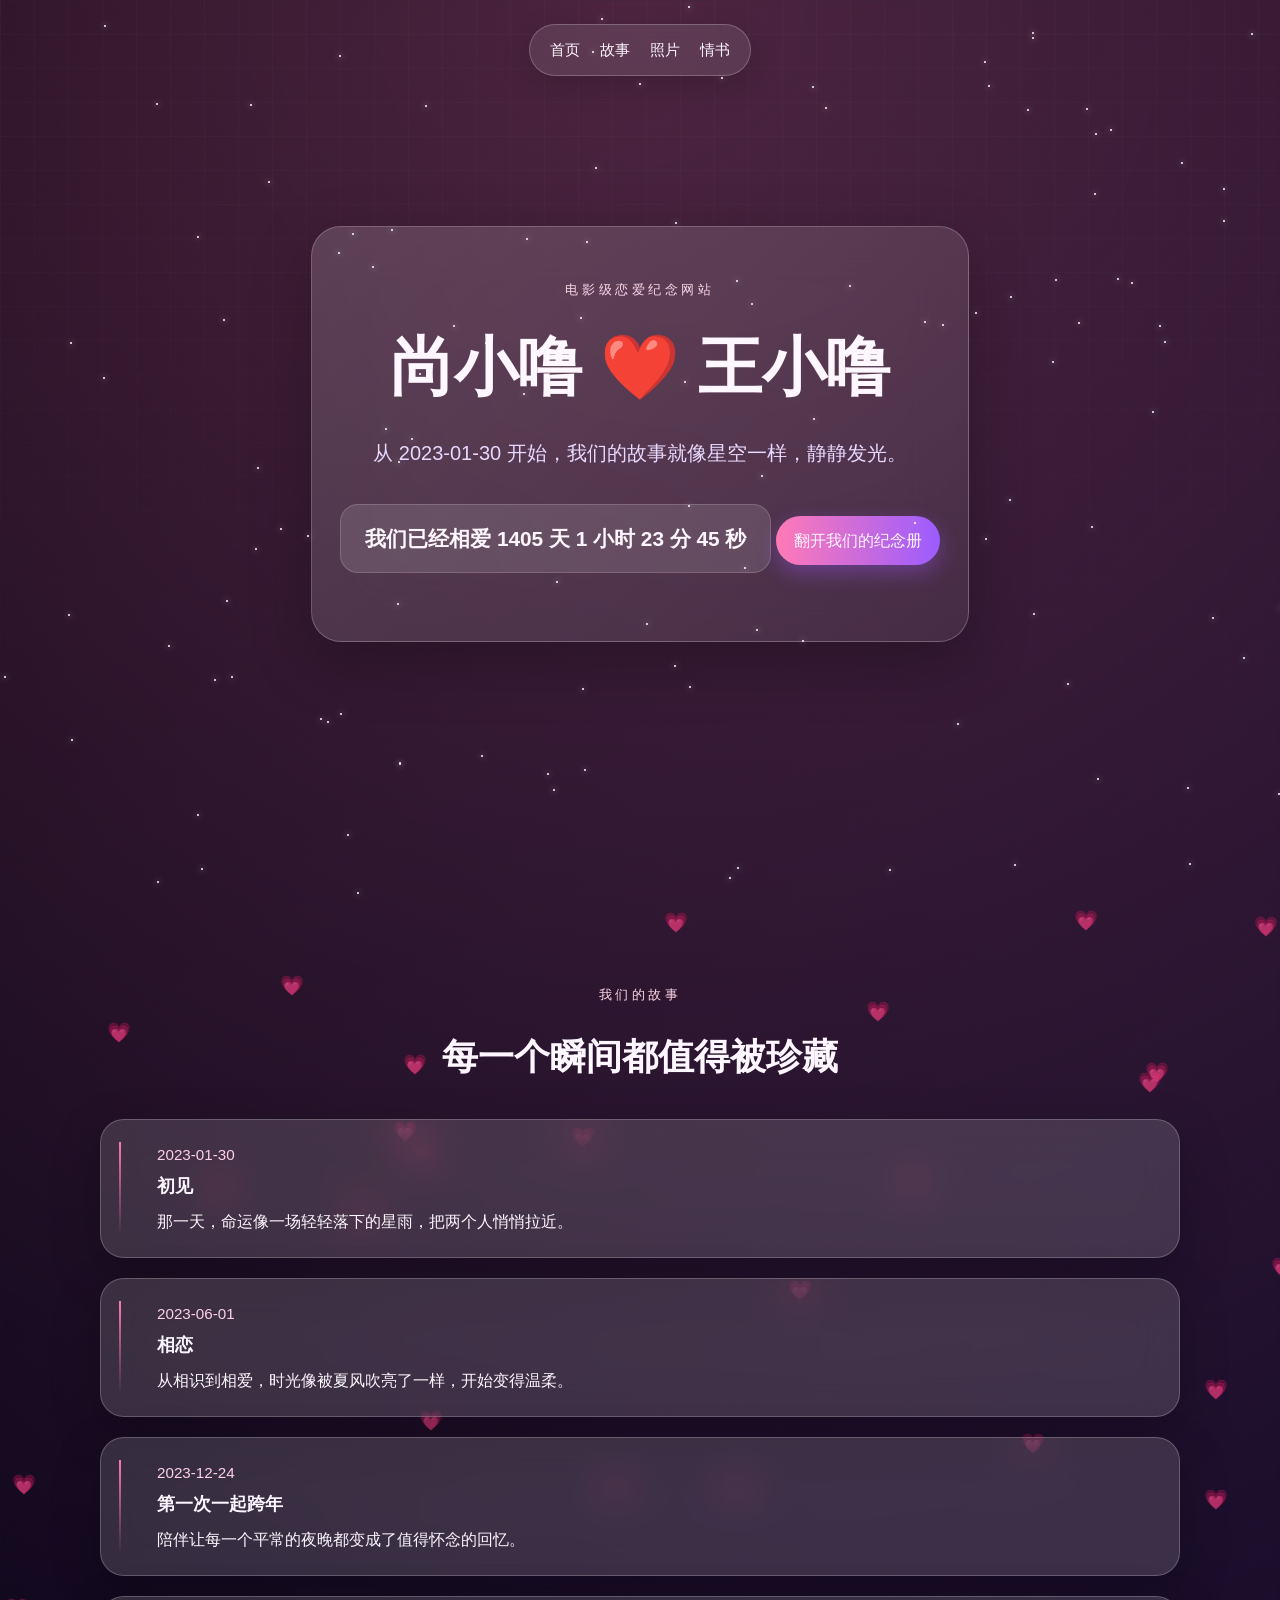
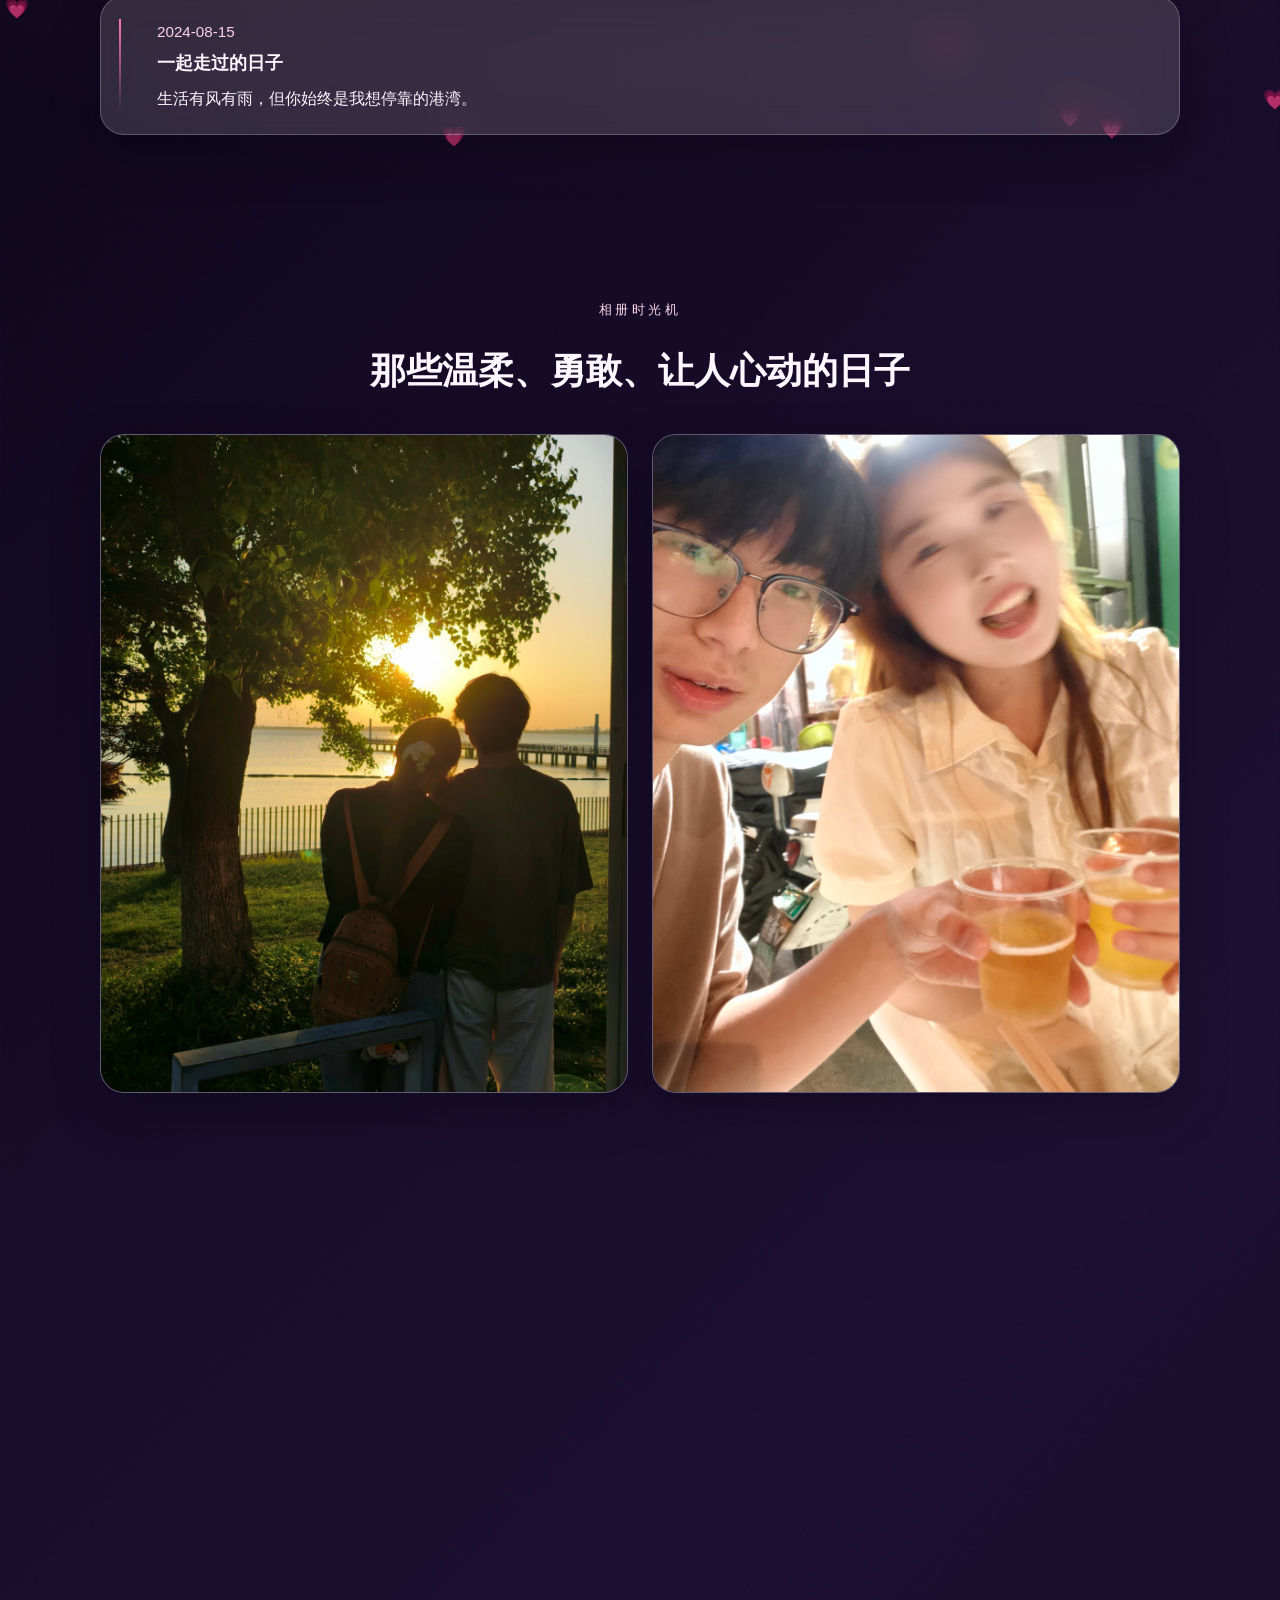
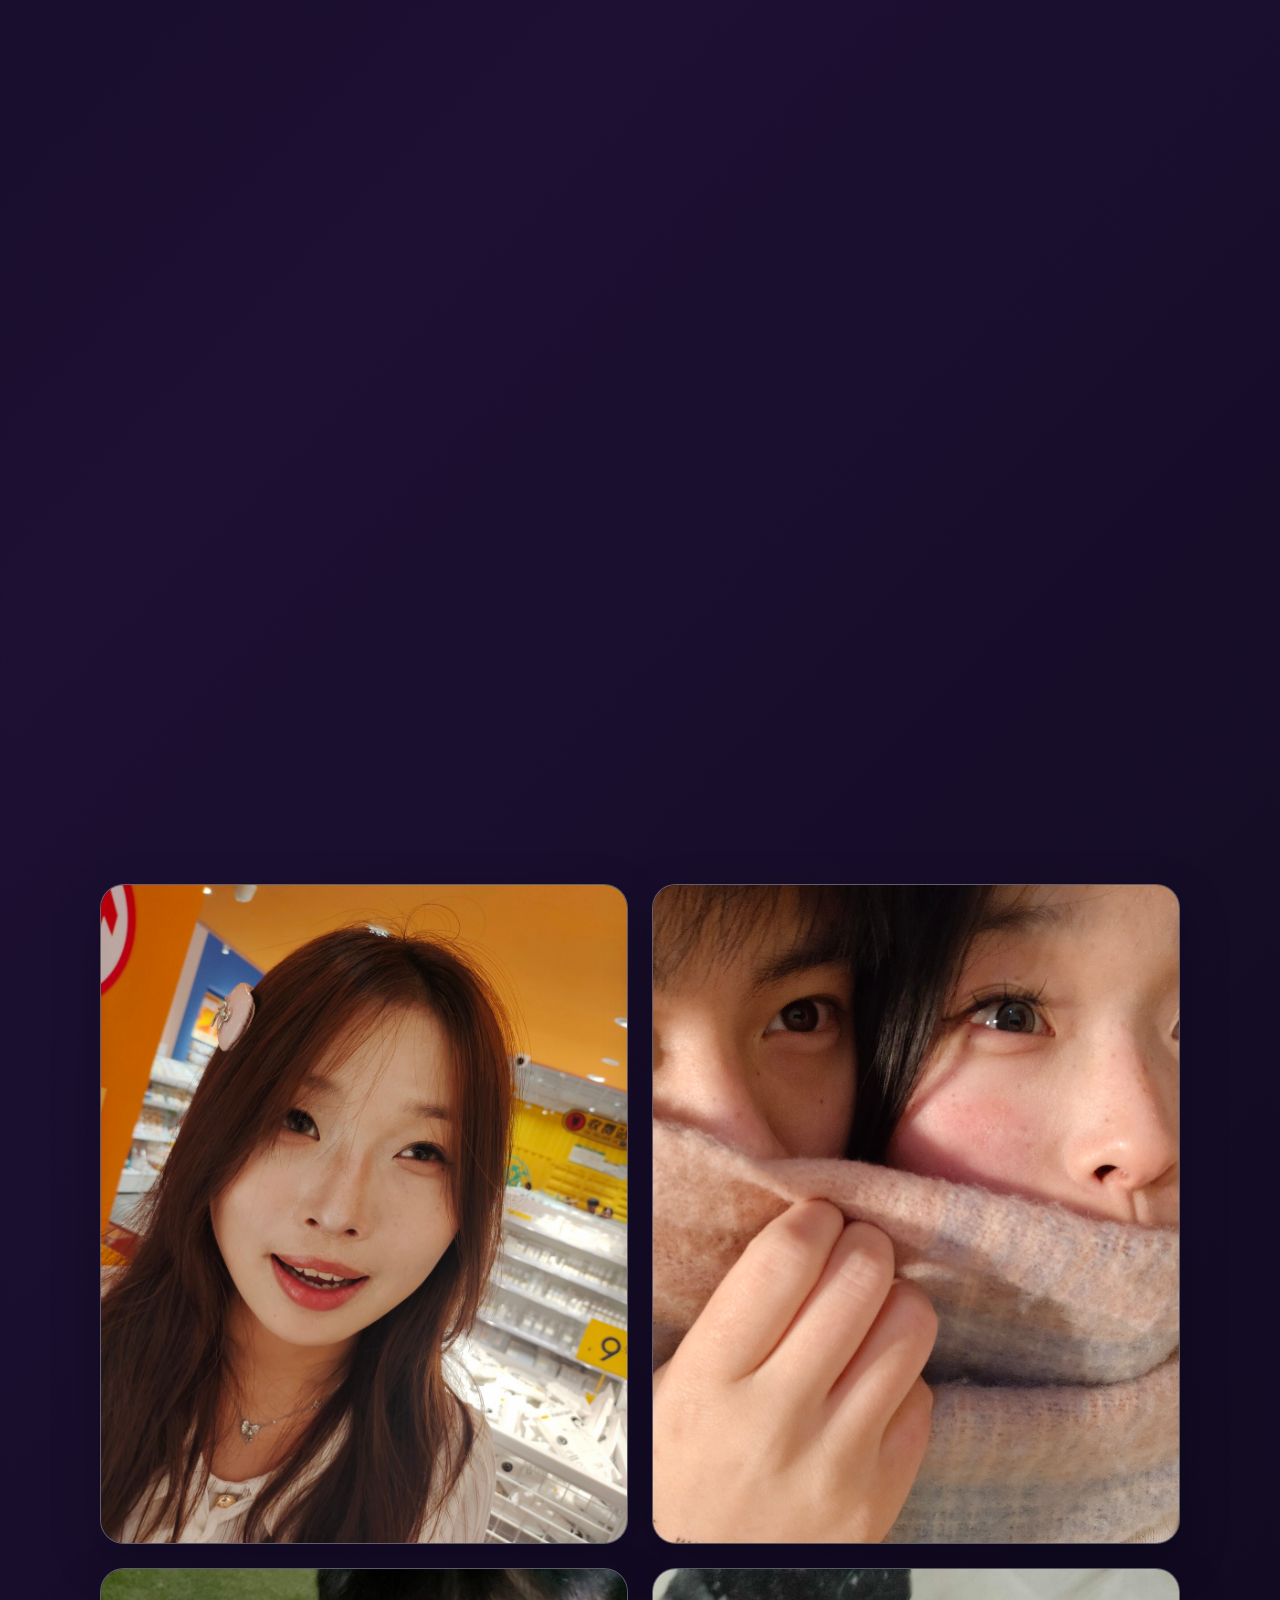
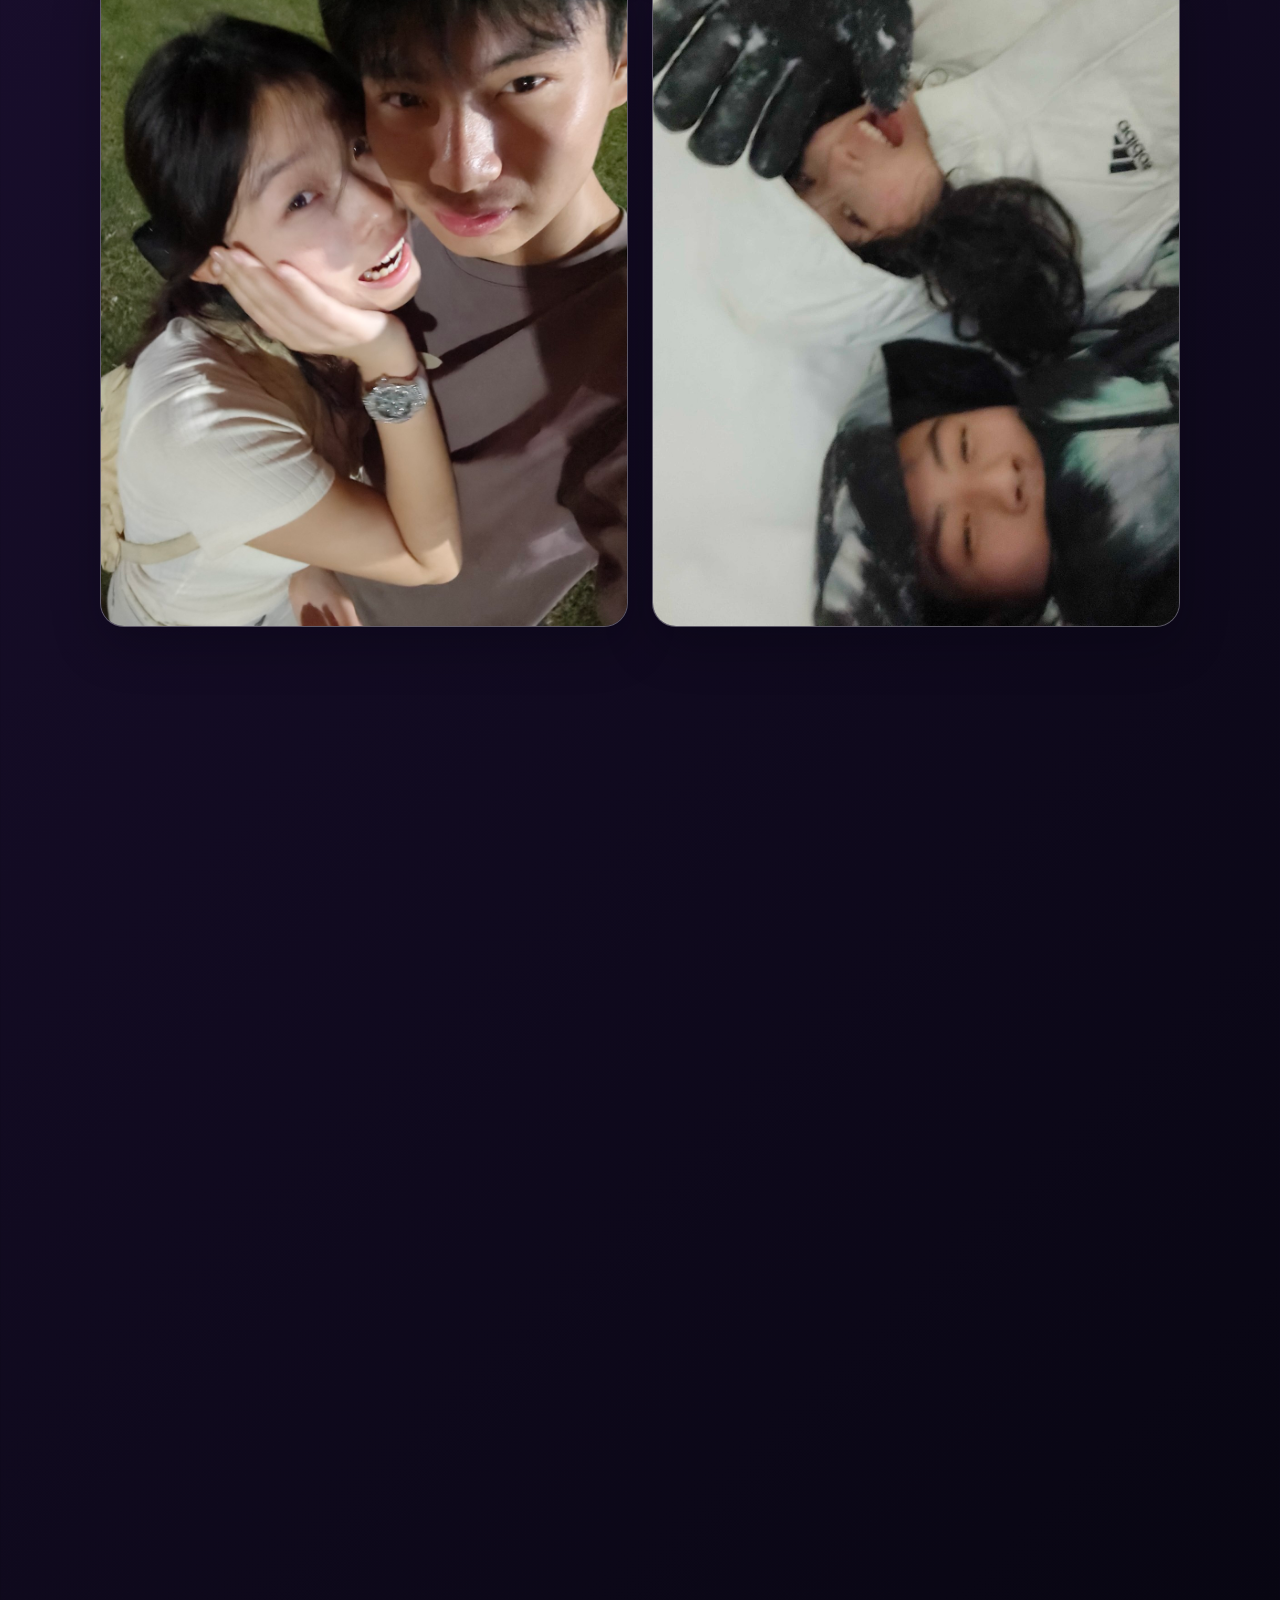
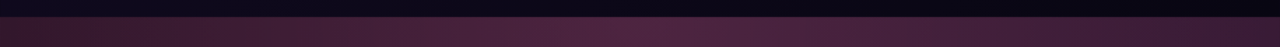
<file: index.html>
<!DOCTYPE html>
<html lang="zh-CN">
<head>
  <meta charset="UTF-8">
  <meta name="viewport" content="width=device-width, initial-scale=1.0">
  <meta name="theme-color" content="#1b1037">
  <title>《尚小噜 ❤️ 王小噜》</title>
  <link rel="stylesheet" href="style.css">
</head>
<body>
  <div id="stars"></div>
  <div id="heart-particles"></div>
  <div id="sakura-layer"></div>
  <div id="fireworks-layer"></div>
  <div id="ribbon-layer"></div>

  <header class="hero" id="home">
    <nav class="top-nav">
      <a href="#home">首页</a>
      <a href="#story">故事</a>
      <a href="#gallery">照片</a>
      <a href="#letter">情书</a>
    </nav>

    <div class="hero-content reveal">
      <p class="eyebrow">电影级恋爱纪念网站</p>
      <h1>尚小噜 ❤️ 王小噜</h1>
      <p class="subtitle">从 2023-01-30 开始，我们的故事就像星空一样，静静发光。</p>
      <div class="countdown-card">
        <h2 id="loveCountdown">我们已经相爱 000 天 00 小时 00 分 00 秒</h2>
      </div>
      <a class="scroll-link" href="#story">翻开我们的纪念册</a>
    </div>
  </header>

  <main>
    <section class="story-section reveal" id="story">
      <div class="section-heading">
        <p class="eyebrow">我们的故事</p>
        <h2>每一个瞬间都值得被珍藏</h2>
      </div>
      <div class="timeline" id="timeline"></div>
    </section>

    <section class="gallery-section reveal" id="gallery">
      <div class="section-heading">
        <p class="eyebrow">相册时光机</p>
        <h2>那些温柔、勇敢、让人心动的日子</h2>
      </div>
      <div class="photo-wall" id="photoWall"></div>
    </section>

    <section class="letter-section reveal" id="letter">
      <div class="letter-card">
        <p class="eyebrow">致王小噜</p>
        <h2>给你的一封情书</h2>
        <p>王小噜，</p>
        <p>如果把所有喜欢都藏进一句话里，那就是：我想陪你走过每一个晴天和阴天。你是我见过最温柔、最让人想靠近的人，也是我最想认真珍惜的人。谢谢你出现在我的生命里，让平凡的日子也变得像电影一样，光亮而动人。</p>
        <p>愿我们以后依旧手牵手走过山海，也愿你永远知道，我对你的喜欢，从未减轻，反而越来越深。你是我心里最柔软的秘密，也是我最想守护的未来。</p>
        <p>爱你，直到漫天星辰都替我们发光。</p>
        <p class="signature">—— 尚小噜</p>
      </div>
    </section>

    <section class="ending-section reveal" id="ending">
      <div class="ending-card">
        <p class="final-line">其实，这个网站是尚小噜亲手做给王小噜的。</p>
        <div class="button-group">
          <button class="choice-btn good" id="btnGood">超级厉害</button>
          <button class="choice-btn normal" id="btnNormal">一般般</button>
        </div>
      </div>
    </section>
  </main>

  <div class="modal" id="photoModal" aria-hidden="true">
    <div class="modal-backdrop" data-close="true"></div>
    <div class="modal-content">
      <button class="modal-close" id="modalClose" aria-label="关闭">×</button>
      <img id="modalImage" alt="放大的照片">
    </div>
  </div>

  <script src="script.js"></script>
</body>
</html>
</file>
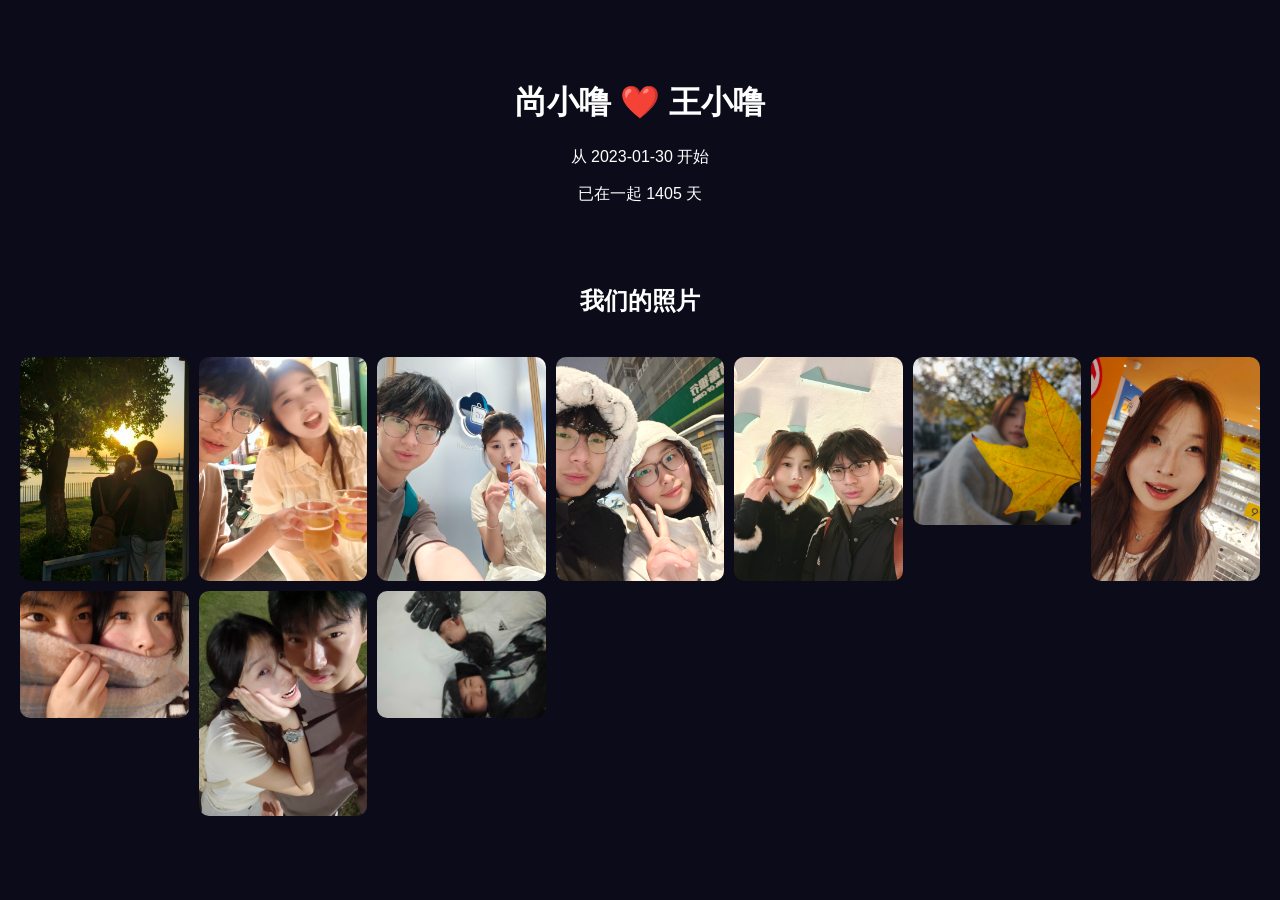
<file: images/index.html>
<!doctype html>
<html>
<head>
<meta charset="utf-8">
<meta name="viewport" content="width=device-width,initial-scale=1">
<title>尚小噜 ❤️ 王小噜</title>
<link rel="stylesheet" href="style.css">
</head>
<body>
<div class="hero">
<h1>尚小噜 ❤️ 王小噜</h1>
<p>从 2023-01-30 开始</p>
<div id="counter"></div>
</div>

<h2>我们的照片</h2>
<div class="grid" id="grid"></div>

<script src="script.js"></script>
</body>
</html>
</file>
<file: style.css>
:root {
  --bg: #090311;
  --panel: rgba(255, 255, 255, 0.14);
  --panel-strong: rgba(255, 255, 255, 0.24);
  --text: #fef7ff;
  --muted: #e8d9ff;
  --pink: #ff7ab6;
  --purple: #9b5cff;
  --line: rgba(255, 255, 255, 0.22);
}

* {
  margin: 0;
  padding: 0;
  box-sizing: border-box;
}

html {
  scroll-behavior: smooth;
}

body {
  font-family: "Noto Sans SC", "Microsoft YaHei", sans-serif;
  color: var(--text);
  line-height: 1.7;
  overflow-x: hidden;
  background:
    radial-gradient(circle at top, rgba(255, 122, 182, 0.28), transparent 28%),
    linear-gradient(135deg, #05010d 0%, #1d1033 50%, #080612 100%);
  min-height: 100vh;
}

body::before {
  content: "";
  position: fixed;
  inset: 0;
  background-image: linear-gradient(rgba(255,255,255,0.035) 1px, transparent 1px), linear-gradient(90deg, rgba(255,255,255,0.035) 1px, transparent 1px);
  background-size: 34px 34px;
  mask-image: linear-gradient(to bottom, rgba(0,0,0,0.65), transparent);
  pointer-events: none;
}

main {
  position: relative;
  z-index: 2;
}

#stars,
#heart-particles,
#sakura-layer,
#fireworks-layer,
#ribbon-layer {
  position: fixed;
  inset: 0;
  pointer-events: none;
  z-index: 1;
}

#stars span {
  position: absolute;
  display: block;
  width: 2px;
  height: 2px;
  background: #fff;
  border-radius: 50%;
  box-shadow: 0 0 6px rgba(255,255,255,0.9);
  animation: twinkle 3s infinite ease-in-out;
}

@keyframes twinkle {
  0%, 100% { opacity: 0.2; transform: scale(0.8); }
  50% { opacity: 1; transform: scale(1.2); }
}

.heart-particle {
  position: absolute;
  font-size: 1.2rem;
  animation: drift 8s linear infinite;
  opacity: 0.75;
}

@keyframes drift {
  0% { transform: translate3d(0, 0, 0) scale(0.7); opacity: 0; }
  20% { opacity: 0.9; }
  100% { transform: translate3d(0, -110vh, 0) scale(1.3); opacity: 0; }
}

.sakura {
  position: absolute;
  top: -20px;
  width: 12px;
  height: 12px;
  background: radial-gradient(circle at 30% 30%, #ffe3ee 0%, #ff9ec4 60%, #ff6fa8 100%);
  border-radius: 0 100% 0 100%;
  opacity: 0.85;
  animation: fall linear infinite;
}

@keyframes fall {
  0% { transform: translate3d(0, 0, 0) rotate(0deg); }
  100% { transform: translate3d(10px, 110vh, 0) rotate(720deg); }
}

.hero {
  min-height: 100vh;
  display: flex;
  flex-direction: column;
  justify-content: center;
  align-items: center;
  position: relative;
  padding: 28px 20px 60px;
}

.top-nav {
  position: absolute;
  top: 24px;
  display: flex;
  gap: 20px;
  padding: 12px 20px;
  border: 1px solid var(--line);
  background: rgba(255, 255, 255, 0.1);
  border-radius: 999px;
  backdrop-filter: blur(14px);
  box-shadow: 0 10px 30px rgba(0, 0, 0, 0.16);
}

.top-nav a {
  color: var(--text);
  text-decoration: none;
  font-size: 0.95rem;
}

.hero-content {
  text-align: center;
  max-width: 920px;
  padding: 48px 28px;
  border: 1px solid var(--line);
  border-radius: 30px;
  background: linear-gradient(135deg, rgba(255,255,255,0.16), rgba(255,255,255,0.08));
  backdrop-filter: blur(28px);
  box-shadow: 0 20px 60px rgba(0, 0, 0, 0.26);
}

.eyebrow {
  display: inline-block;
  margin-bottom: 12px;
  letter-spacing: 0.28em;
  text-transform: uppercase;
  font-size: 0.8rem;
  color: #ffd8e8;
}

.hero h1 {
  font-size: clamp(2.2rem, 5vw, 4.2rem);
  margin-bottom: 14px;
  font-weight: 800;
}

.subtitle {
  font-size: clamp(1rem, 2.3vw, 1.25rem);
  color: var(--muted);
  margin-bottom: 24px;
}

.countdown-card {
  display: inline-block;
  padding: 16px 24px;
  border-radius: 18px;
  background: rgba(255,255,255,0.12);
  border: 1px solid rgba(255,255,255,0.16);
  margin: 10px 0 20px;
}

.countdown-card h2 {
  font-size: clamp(1rem, 2vw, 1.3rem);
}

.scroll-link {
  display: inline-block;
  color: var(--text);
  text-decoration: none;
  padding: 11px 18px;
  border-radius: 999px;
  background: linear-gradient(90deg, var(--pink), var(--purple));
  box-shadow: 0 8px 20px rgba(155, 92, 255, 0.35);
}

.story-section,
.gallery-section,
.letter-section,
.ending-section {
  padding: 80px 20px;
  max-width: 1120px;
  margin: 0 auto;
}

.section-heading {
  text-align: center;
  margin-bottom: 32px;
}

.section-heading h2 {
  font-size: clamp(1.5rem, 3vw, 2.25rem);
  margin-top: 8px;
}

.timeline {
  display: grid;
  gap: 20px;
}

.timeline-item,
.photo-card,
.letter-card,
.ending-card {
  border: 1px solid var(--line);
  background: var(--panel);
  border-radius: 24px;
  box-shadow: 0 18px 48px rgba(3, 1, 10, 0.28);
  backdrop-filter: blur(20px);
}

.timeline-item {
  padding: 22px 24px;
  position: relative;
}

.timeline-item::before {
  content: "";
  position: absolute;
  left: 18px;
  top: 22px;
  bottom: 22px;
  width: 2px;
  background: linear-gradient(to bottom, var(--pink), transparent);
}

.timeline-item .item-content {
  margin-left: 32px;
}

.timeline-item .date {
  font-size: 0.95rem;
  color: #ffd1e8;
  margin-bottom: 4px;
}

.timeline-item h3 {
  font-size: 1.1rem;
  margin-bottom: 6px;
}

.photo-wall {
  display: grid;
  grid-template-columns: repeat(2, minmax(0, 1fr));
  gap: 24px;
}

.photo-card {
  overflow: hidden;
  cursor: pointer;
  transition: transform 0.3s ease, box-shadow 0.3s ease;
}

.photo-card:hover {
  transform: translateY(-6px);
  box-shadow: 0 24px 48px rgba(0, 0, 0, 0.34);
}

.photo-card img {
  display: block;
  width: 100%;
  aspect-ratio: 4 / 5;
  object-fit: cover;
}

.letter-card,
.ending-card {
  padding: 32px;
}

.letter-card p {
  margin-bottom: 12px;
  color: var(--muted);
}

.signature {
  text-align: right;
  font-weight: 700;
  color: #fff;
  margin-top: 18px;
}

.ending-card {
  text-align: center;
}

.final-line {
  font-size: clamp(1.15rem, 2.4vw, 1.6rem);
  margin-bottom: 24px;
}

.button-group {
  position: relative;
  min-height: 56px;
  display: flex;
  justify-content: center;
  gap: 16px;
  flex-wrap: wrap;
}

.choice-btn {
  border: none;
  border-radius: 999px;
  padding: 12px 22px;
  font-size: 1rem;
  color: #fff;
  cursor: pointer;
  transition: transform 0.25s ease, box-shadow 0.25s ease;
}

.choice-btn:hover {
  transform: translateY(-2px);
}

.choice-btn.good {
  background: linear-gradient(90deg, var(--pink), #ff5d91);
  box-shadow: 0 10px 26px rgba(255, 122, 182, 0.3);
}

.choice-btn.normal {
  background: linear-gradient(90deg, #8f6fff, var(--purple));
  box-shadow: 0 10px 26px rgba(155, 92, 255, 0.3);
}

.reveal {
  opacity: 0;
  transform: translateY(30px);
  transition: opacity 0.8s ease, transform 0.8s ease;
}

.reveal.visible {
  opacity: 1;
  transform: translateY(0);
}

.modal {
  position: fixed;
  inset: 0;
  display: none;
  align-items: center;
  justify-content: center;
  z-index: 20;
  padding: 24px;
}

.modal.active {
  display: flex;
}

.modal-backdrop {
  position: absolute;
  inset: 0;
  background: rgba(3, 1, 10, 0.86);
  backdrop-filter: blur(8px);
}

.modal-content {
  position: relative;
  max-width: min(800px, 100%);
  width: 100%;
  padding: 16px;
  border-radius: 24px;
  background: rgba(255,255,255,0.16);
  border: 1px solid rgba(255,255,255,0.2);
  box-shadow: 0 20px 60px rgba(0, 0, 0, 0.36);
}

.modal-content img {
  display: block;
  width: 100%;
  max-height: 78vh;
  object-fit: contain;
  border-radius: 18px;
}

.modal-close {
  position: absolute;
  top: 10px;
  right: 10px;
  border: none;
  width: 38px;
  height: 38px;
  border-radius: 50%;
  font-size: 1.2rem;
  cursor: pointer;
  color: #fff;
  background: rgba(0,0,0,0.35);
}

.firework {
  position: absolute;
  width: 7px;
  height: 7px;
  border-radius: 50%;
  pointer-events: none;
  animation: burst 1.2s ease-out forwards;
}

@keyframes burst {
  0% { transform: scale(0.5); opacity: 1; }
  100% { transform: scale(24); opacity: 0; }
}

.ribbon-piece {
  position: absolute;
  width: 6px;
  height: 130px;
  background: linear-gradient(180deg, #fff, var(--pink));
  border-radius: 999px;
  transform-origin: top center;
  opacity: 0.9;
  animation: ribbon-fall 1.4s ease-out forwards;
}

@keyframes ribbon-fall {
  0% { transform: translateY(-100px) rotate(0deg); opacity: 0; }
  100% { transform: translateY(110vh) rotate(25deg); opacity: 0.95; }
}

.celebration-heart {
  position: absolute;
  font-size: 1.4rem;
  animation: celebrate 1.5s ease-out forwards;
}

@keyframes celebrate {
  0% { transform: translate(-50%, -50%) scale(0.3); opacity: 0; }
  50% { opacity: 1; }
  100% { transform: translate(-50%, -120%) scale(1.4); opacity: 0; }
}

@media (max-width: 760px) {
  .top-nav {
    gap: 12px;
    padding: 10px 14px;
  }
  .top-nav a {
    font-size: 0.85rem;
  }
  .hero-content {
    padding: 34px 18px;
  }
  .photo-wall {
    grid-template-columns: 1fr;
  }
  .letter-card,
  .ending-card {
    padding: 22px;
  }
  .button-group {
    flex-direction: column;
    align-items: center;
  }
}

}

.product-btn {
    padding: 12px 30px;
    background: linear-gradient(135deg, var(--primary-color), var(--secondary-color));
    color: white;
    border: none;
    border-radius: var(--border-radius);
    cursor: pointer;
    font-weight: 600;
    transition: var(--transition);
}

.product-btn:hover {
    transform: scale(1.05);
    box-shadow: 0 10px 20px rgba(0, 168, 255, 0.3);
}

/* ========== 关于我们 ========== */
.about {
    padding: 100px 20px;
    background: var(--light-color);
}

.about h2::after {
    content: '';
    position: absolute;
    width: 60px;
    height: 4px;
    background: linear-gradient(90deg, var(--primary-color), var(--secondary-color));
    bottom: -20px;
    left: 50%;
    transform: translateX(-50%);
    border-radius: 2px;
}

.about-content {
    display: grid;
    grid-template-columns: 1fr 1fr;
    gap: 60px;
    align-items: center;
    margin-top: 80px;
}

.about-text h3 {
    font-size: 32px;
    margin-bottom: 20px;
    color: var(--text-color);
}

.about-text p {
    color: #666;
    margin-bottom: 40px;
    line-height: 1.8;
}

.stats {
    display: grid;
    grid-template-columns: repeat(3, 1fr);
    gap: 20px;
}

.stat {
    background: white;
    padding: 30px;
    border-radius: var(--border-radius);
    text-align: center;
    border-left: 4px solid var(--primary-color);
}

.stat h4 {
    font-size: 32px;
    color: var(--primary-color);
    margin-bottom: 10px;
}

.stat p {
    color: #666;
    font-size: 14px;
}

.image-placeholder {
    width: 100%;
    height: 300px;
    background: linear-gradient(135deg, var(--primary-color), var(--secondary-color));
    border-radius: var(--border-radius);
    display: flex;
    align-items: center;
    justify-content: center;
    font-size: 120px;
    color: white;
}

/* ========== 联系我们 ========== */
.contact {
    padding: 100px 20px;
    background: white;
}

.contact h2::after {
    content: '';
    position: absolute;
    width: 60px;
    height: 4px;
    background: linear-gradient(90deg, var(--primary-color), var(--secondary-color));
    bottom: -20px;
    left: 50%;
    transform: translateX(-50%);
    border-radius: 2px;
}

.contact-wrapper {
    display: grid;
    grid-template-columns: 1fr 1fr;
    gap: 60px;
    margin-top: 80px;
}

.contact-form {
    display: flex;
    flex-direction: column;
    gap: 20px;
}

.form-group {
    display: flex;
}

.form-group input,
.form-group textarea {
    width: 100%;
    padding: 15px;
    border: 1px solid #ddd;
    border-radius: var(--border-radius);
    font-family: inherit;
    font-size: 16px;
    transition: var(--transition);
}

.form-group input:focus,
.form-group textarea:focus {
    outline: none;
    border-color: var(--primary-color);
    box-shadow: 0 0 0 3px rgba(0, 168, 255, 0.1);
}

.submit-btn {
    padding: 15px 40px;
    background: linear-gradient(135deg, var(--primary-color), var(--secondary-color));
    color: white;
    border: none;
    border-radius: var(--border-radius);
    cursor: pointer;
    font-weight: 600;
    font-size: 16px;
    transition: var(--transition);
}

.submit-btn:hover {
    transform: translateY(-3px);
    box-shadow: 0 10px 30px rgba(0, 168, 255, 0.3);
}

.contact-info {
    display: grid;
    grid-template-columns: 1fr 1fr;
    gap: 30px;
}

.info-item {
    background: var(--light-color);
    padding: 30px;
    border-radius: var(--border-radius);
    border-left: 4px solid var(--primary-color);
}

.info-item h4 {
    margin-bottom: 10px;
    color: var(--text-color);
    font-size: 18px;
}

.info-item p {
    color: #666;
    font-size: 15px;
}

/* ========== 页脚 ========== */
.footer {
    background: var(--dark-color);
    color: white;
    text-align: center;
    padding: 30px 20px;
}

.footer p {
    color: #999;
}

/* ========== 响应式设计 ========== */
@media (max-width: 768px) {
    .hamburger {
        display: flex;
    }

    .nav-menu {
        position: fixed;
        left: -100%;
        top: 70px;
        flex-direction: column;
        background-color: white;
        width: 100%;
        text-align: center;
        transition: 0.3s;
        box-shadow: 0 10px 27px rgba(0, 0, 0, 0.05);
        gap: 0;
    }

    .nav-menu.active {
        left: 0;
    }

    .nav-menu li {
        padding: 20px 0;
        border-bottom: 1px solid #e0e0e0;
    }

    .hero {
        height: 600px;
        margin-top: 70px;
    }

    .hero h1 {
        font-size: 40px;
    }

    .hero p {
        font-size: 18px;
    }

    .products h2,
    .about h2,
    .contact h2 {
        font-size: 36px;
    }

    .about-content {
        grid-template-columns: 1fr;
    }

    .stats {
        grid-template-columns: 1fr;
    }

    .contact-wrapper {
        grid-template-columns: 1fr;
    }

    .contact-info {
        grid-template-columns: 1fr;
    }

    .products-grid {
        grid-template-columns: 1fr;
    }

    .products,
    .about,
    .contact {
        padding: 60px 20px;
    }

    .products h2::after,
    .about h2::after,
    .contact h2::after {
        bottom: -15px;
    }

    .products h2,
    .about h2,
    .contact h2 {
        margin-bottom: 50px;
    }
}

@media (max-width: 480px) {
    .hero h1 {
        font-size: 32px;
    }

    .hero p {
        font-size: 16px;
    }

    .cta-button {
        padding: 12px 30px;
        font-size: 16px;
    }

    .products h2,
    .about h2,
    .contact h2 {
        font-size: 28px;
    }

    .product-card {
        padding: 30px 20px;
    }

    .nav-container {
        height: 60px;
    }

    .logo {
        font-size: 20px;
    }

    .stat h4 {
        font-size: 24px;
    }

    .stat p {
        font-size: 12px;
    }
}
</file>
<file: images/style.css>
body{margin:0;font-family:Arial;background:#0b0b1a;color:#fff;text-align:center}
.hero{padding:60px}
.grid{display:grid;grid-template-columns:repeat(auto-fit,minmax(160px,1fr));gap:10px;padding:20px}
img{width:100%;border-radius:10px}
</file>
